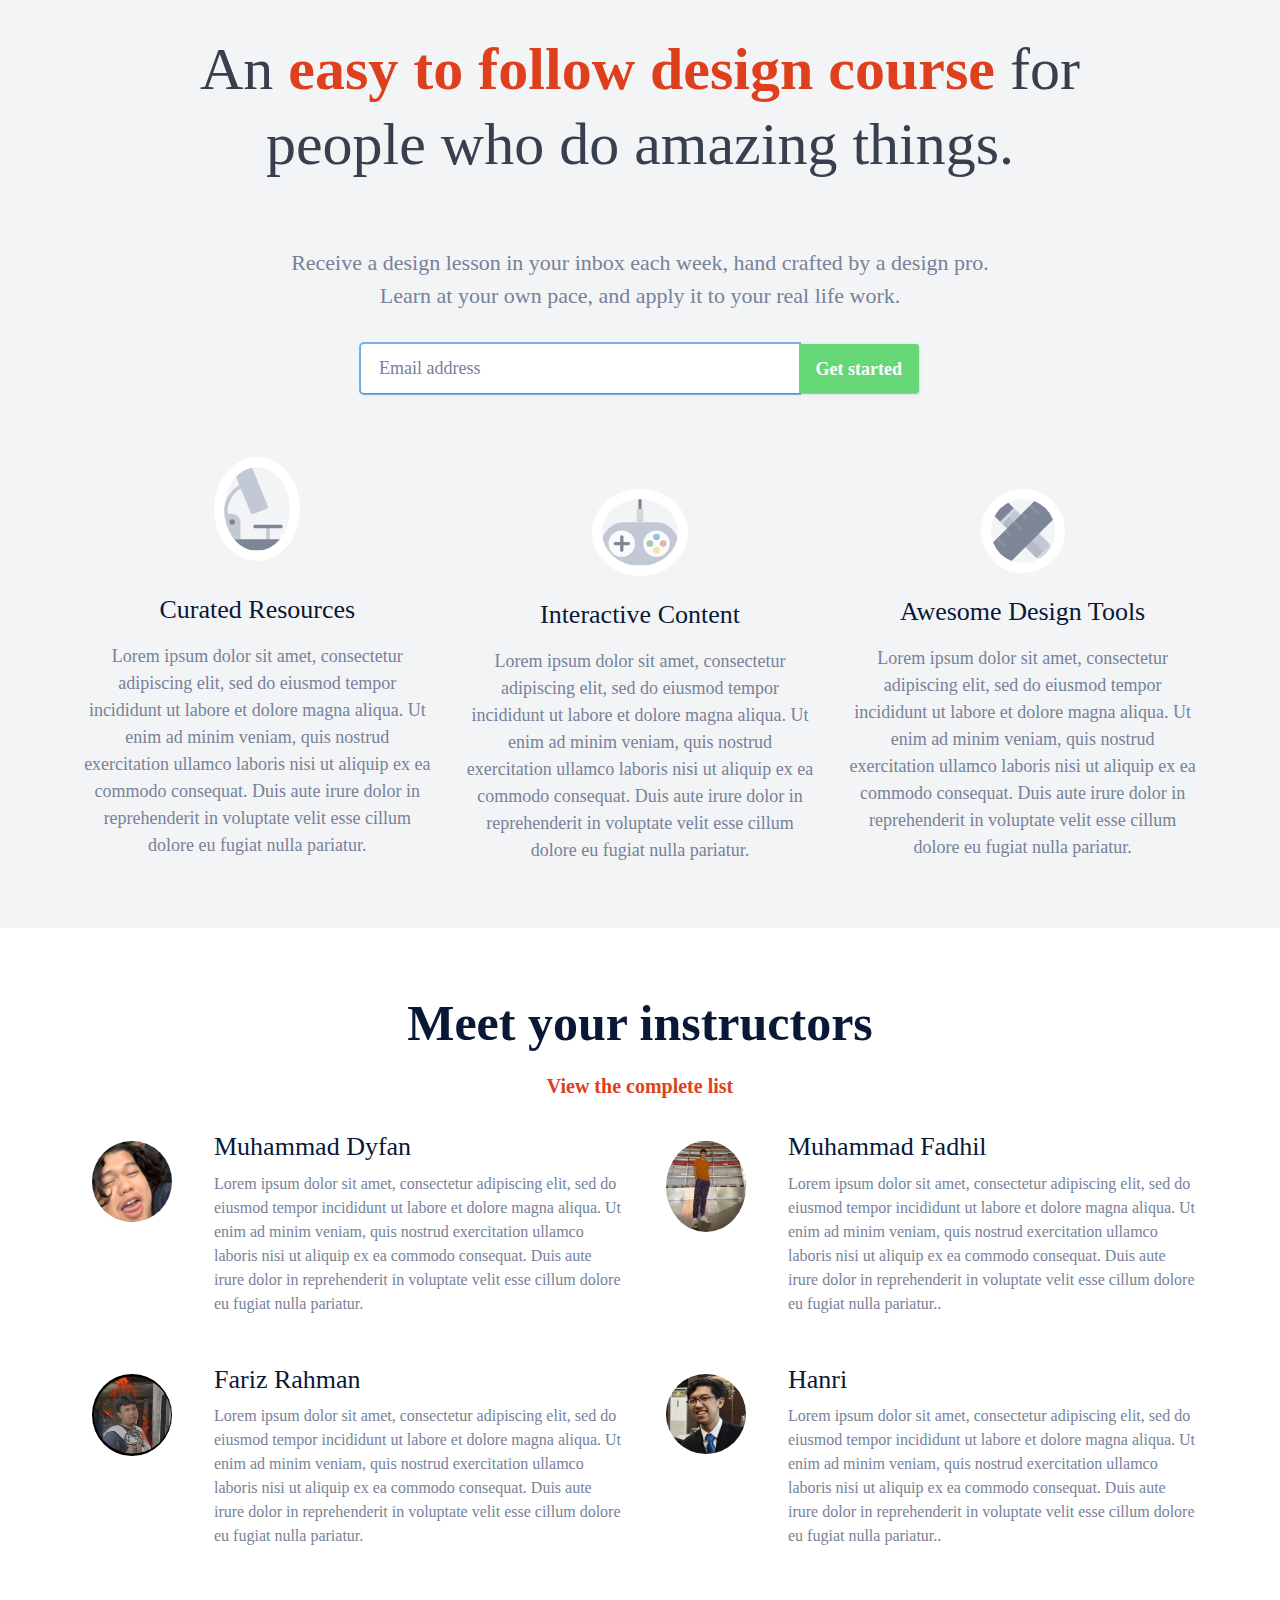
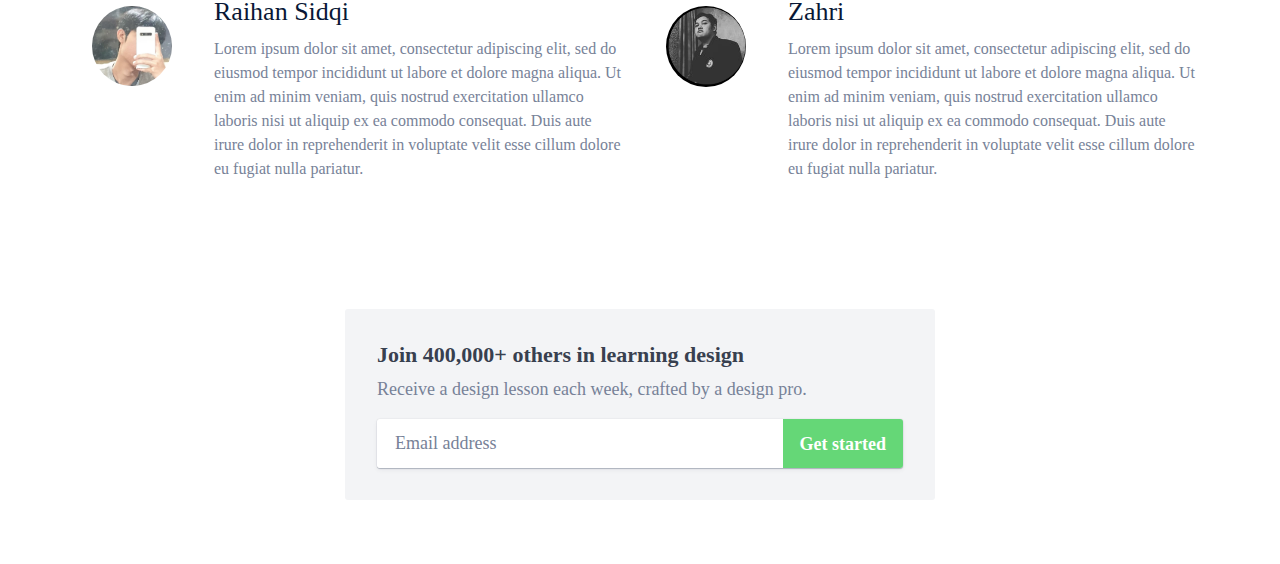
<file: tugas2/index.html>
<!DOCTYPE html>
<html class=" wf-loading">
   <head>
      <link href="https://hackdesign.org:80" rel="canonical">
      <link rel="stylesheet" href="css/style.css">
      <meta charset="utf-8">
      <meta name="viewport" content="width=device-width, initial-scale=1">
      <title>  Design lessons for everyone, curated by top designers
         - Hack Design
      </title>
      <meta name="google-site-verification" content="3St7QluPELiVsbygStx0b1gr8dbwjQ_OfdkZI_ffj-g">
      <meta name="description" content="An easy to follow design course for people who do amazing things. Receive a design lesson in your inbox each week, hand crafted by a design pro. Learn at your own pace, and apply it to your real life work – no fake projects here.">
      <meta property="twitter:card" content="summary">
      <meta property="twitter:site" content="hackdesign">
      <meta property="twitter:creator" content="hackdesign">
      <meta property="og:title" content="Design lessons for everyone, curated by top designers">
      <meta property="og:description" content="An easy to follow design course for people who do amazing things. Receive a design lesson in your inbox each week, hand crafted by a design pro. Learn at your own pace, and apply it to your real life work – no fake projects here.">
      <meta property="og:url" content="https://hackdesign.org">
      <meta property="fb:admins" content="1082730090">
      <link href="css/basscss.min.css" rel="stylesheet">
      <link rel="stylesheet" media="all" href="css/application-78044084155daafaf1bb867b9e6adfd53b55a479c9ec74ef9fa73e8e4bdebfad.css">
      
      <header class="bg-light-gray py3">
         <div class="container">
            <div class="col-12 md-col-10 mx-auto">
               <h1 class="center m0 h3 md-h1 slate serif regular">
                  An <span class="red bold">easy to follow design course</span> for people who do amazing things.
               </h1>
            </div>
         </div>
      </header>

      <section class="bg-light-gray py3">
         <div class="container">
            <div class="col-12 md-col-8 mx-auto">
               <p class="center med-gray h5 md-h4 mb3">
                  Receive a design lesson in your inbox each week, hand crafted by a design pro. Learn at
                  your own pace, and apply it to your real life work.
               </p>
            </div>
            <div class="col-12 md-col-6 mx-auto">
               <form action="https://sendy.simplecasual.email/subscribe" method="POST" accept-charset="utf-8">
                  <div class="flex shadow rounded">
                     <label class="hide" for="name">Name</label>
                     <input class="hide" type="text" name="name" id="name">
                     <label class="hide" for="email">Email</label>
                     <input class="border-none flex-auto m0 field rounded-left btn-pad h5 regular" type="email" name="email" id="email" autofocus="true" placeholder="Email address">
                     <label class="hide" for="EmailHash">EmailHash</label>
                     <input class="hide" type="text" name="EmailHash" id="EmailHash"><br>
                     <div style="display:none;">
                        <label for="hp">HP</label><br>
                        <input type="text" name="hp" id="hp">
                     </div>
                     <input type="hidden" name="list" value="ifsRgXhlPF892763zpUGTl1MTA">
                     <input type="hidden" name="subform" value="yes">
                     <input class="btn rounded-right h5 white bg-green" type="submit" name="submit" id="submit" value="Get started">
                  </div>
               </form>
            </div>
         </div>
      </section>

      <section class="bg-light-gray py3 center">
         <div class="container mx-auto">
            <div class="clearfix mxn2">
               <div class="col col-12 md-col-4 px2">
                  <img alt="Edit Entry" src="fonts/color-microscope-3edea9200d15e8d748cd53cc692529f641f0b7b379c0e5a37f4fbe69adbf6aba.svg">
                  <h4 class="h3 m23 mb2 regular dark-blue">Curated Resources</h4>
                  <p class="med-gray h5 mb3">
                     Lorem ipsum dolor sit amet, consectetur adipiscing elit, sed do eiusmod tempor incididunt ut labore et dolore magna aliqua. Ut enim ad minim veniam, quis nostrud exercitation ullamco laboris nisi ut aliquip ex ea commodo consequat. Duis aute irure dolor in reprehenderit in voluptate velit esse cillum dolore eu fugiat nulla pariatur.
                  </p>
               </div>
               <div class="col col-12 md-col-4 px2">
                  <img alt="Edit Entry" class="mt3" src="fonts/game-controller-0de063804def29aaa6d31192fba9c80c2e98016d082f733167dd69d977e5c55f.svg">
                  <h4 class="h3 mt2 mb2 regular dark-blue">Interactive Content</h4>
                  <p class="med-gray h5 mb3">
                     Lorem ipsum dolor sit amet, consectetur adipiscing elit, sed do eiusmod tempor incididunt ut labore et dolore magna aliqua. Ut enim ad minim veniam, quis nostrud exercitation ullamco laboris nisi ut aliquip ex ea commodo consequat. Duis aute irure dolor in reprehenderit in voluptate velit esse cillum dolore eu fugiat nulla pariatur.
                  </p>
               </div>
               <div class="col col-12 md-col-4 px2">
                  <img alt="Edit Entry" class="mt3" src="fonts/design-tools-2cebe17bf390db38213d28c13bdccc598093fb3d3291ad0474853d3bb175ddcf.svg">
                  <h4 class="h3 mt2 mb2 regular dark-blue">Awesome Design Tools</h4>
                  <p class="med-gray h5">
                     Lorem ipsum dolor sit amet, consectetur adipiscing elit, sed do eiusmod tempor incididunt ut labore et dolore magna aliqua. Ut enim ad minim veniam, quis nostrud exercitation ullamco laboris nisi ut aliquip ex ea commodo consequat. Duis aute irure dolor in reprehenderit in voluptate velit esse cillum dolore eu fugiat nulla pariatur.
                  </p>
               </div>
            </div>
         </div>
      </section>

      <section class="clearfix py3 mt3">
         <div class="container">
            <h3 class="h2 serif mt0 mb2 semibold center dark-blue">Meet your instructors</h3>
            <p class="center">
            <h3 class="red" style="text-align: center;">View the complete list</h3>
            </p>
            <div class="flex flex-wrap mxn2">
               <div class="md-flex col-12 md-col-6 p2 border-box">
                  <div class="flex-none mr3">
                     <img width="100" src="images/dyfan.png">
                  </div>
                  <div class="flex-auto">
                     <h5 class="h3 mt0 mb1 regular dark-blue">Muhammad Dyfan</h5>
                     <p class="med-gray underline-link">Lorem ipsum dolor sit amet, consectetur adipiscing elit, sed do eiusmod tempor incididunt ut labore et dolore magna aliqua. Ut enim ad minim veniam, quis nostrud exercitation ullamco laboris nisi ut aliquip ex ea commodo consequat. Duis aute irure dolor in reprehenderit in voluptate velit esse cillum dolore eu fugiat nulla pariatur.</p>
                  </div>
               </div>
               <div class="md-flex col-12 md-col-6 p2 border-box">
                  <div class="flex-none mr3">
                     <img width="100" src="images/fadhil.png" alt="Katerutter@2x.jpg?ixlib=rails 2.1">
                  </div>
                  <div class="flex-auto">
                     <h5 class="h3 mt0 mb1 regular dark-blue">Muhammad Fadhil</h5>
                     <p class="med-gray underline-link">Lorem ipsum dolor sit amet, consectetur adipiscing elit, sed do eiusmod tempor incididunt ut labore et dolore magna aliqua. Ut enim ad minim veniam, quis nostrud exercitation ullamco laboris nisi ut aliquip ex ea commodo consequat. Duis aute irure dolor in reprehenderit in voluptate velit esse cillum dolore eu fugiat nulla pariatur.</a>.</p>
                  </div>
               </div>
               <div class="md-flex col-12 md-col-6 p2 border-box">
                  <div class="flex-none mr3">
                     <img width="100" src="images/farman.png" alt="Catnoone@2x.jpg?ixlib=rails 2.1">
                  </div>
                  <div class="flex-auto">
                     <h5 class="h3 mt0 mb1 regular dark-blue">Fariz Rahman</h5>
                     <p class="med-gray underline-link">Lorem ipsum dolor sit amet, consectetur adipiscing elit, sed do eiusmod tempor incididunt ut labore et dolore magna aliqua. Ut enim ad minim veniam, quis nostrud exercitation ullamco laboris nisi ut aliquip ex ea commodo consequat. Duis aute irure dolor in reprehenderit in voluptate velit esse cillum dolore eu fugiat nulla pariatur.</p>
                  </div>
               </div>
               <div class="md-flex col-12 md-col-6 p2 border-box">
                  <div class="flex-none mr3">
                     <img width="100" src="images/hanri.png" alt="Pjonori@2x.jpg?ixlib=rails 2.1">
                  </div>
                  <div class="flex-auto">
                     <h5 class="h3 mt0 mb1 regular dark-blue">Hanri</h5>
                     <p class="med-gray underline-link">Lorem ipsum dolor sit amet, consectetur adipiscing elit, sed do eiusmod tempor incididunt ut labore et dolore magna aliqua. Ut enim ad minim veniam, quis nostrud exercitation ullamco laboris nisi ut aliquip ex ea commodo consequat. Duis aute irure dolor in reprehenderit in voluptate velit esse cillum dolore eu fugiat nulla pariatur.</a>.</p>
                  </div>
               </div>
               <div class="md-flex col-12 md-col-6 p2 border-box">
                  <div class="flex-none mr3">
                     <img width="100" src="images/sidqi.png" alt="Nireyal@2x.jpg?ixlib=rails 2.1">
                  </div>
                  <div class="flex-auto">
                     <h5 class="h3 mt0 mb1 regular dark-blue">Raihan Sidqi</h5>
                     <p class="med-gray underline-link">Lorem ipsum dolor sit amet, consectetur adipiscing elit, sed do eiusmod tempor incididunt ut labore et dolore magna aliqua. Ut enim ad minim veniam, quis nostrud exercitation ullamco laboris nisi ut aliquip ex ea commodo consequat. Duis aute irure dolor in reprehenderit in voluptate velit esse cillum dolore eu fugiat nulla pariatur.</p>
                  </div>
               </div>
               <div class="md-flex col-12 md-col-6 p2 border-box">
                  <div class="flex-none mr3">
                     <img width="100" src="images/zahri.png" alt="9e34ae4c 5eca 483a 8eeb d9b6e595b5d2.jpeg?ixlib=rails 2.1">
                  </div>
                  <div class="flex-auto">
                     <h5 class="h3 mt0 mb1 regular dark-blue">Zahri</h5>
                     <p class="med-gray underline-link">Lorem ipsum dolor sit amet, consectetur adipiscing elit, sed do eiusmod tempor incididunt ut labore et dolore magna aliqua. Ut enim ad minim veniam, quis nostrud exercitation ullamco laboris nisi ut aliquip ex ea commodo consequat. Duis aute irure dolor in reprehenderit in voluptate velit esse cillum dolore eu fugiat nulla pariatur.</p>
                  </div>
               </div>
            </div>
         </div>
      </section>

      <aside class="py4 container">
         <div class="clearfix mxn3">
            <div class="col-12 md-col-6 p3 mx-auto bg-light-gray rounded">
               <h3 class="mt0 mb1 h4 slate">Join 400,000+ others in learning design</h3>
               <p class="mt0 mb2 h5 regular med-gray">Receive a design lesson each week, crafted by a design pro.</p>
               <form action="https://sendy.simplecasual.email/subscribe" method="POST" accept-charset="utf-8">
                  <div class="flex shadow rounded">
                     <label class="hide" for="name">Name</label>
                     <input class="hide" type="text" name="name" id="name">
                     <label class="hide" for="email">Email</label>
                     <input class="border-none flex-auto m0 field rounded-left btn-pad h5 regular" type="email" name="email" id="email" placeholder="Email address">
                     <label class="hide" for="EmailHash">EmailHash</label>
                     <input class="hide" type="text" name="EmailHash" id="EmailHash"><br>
                     <div style="display:none;">
                        <label for="hp">HP</label><br>
                        <input type="text" name="hp" id="hp">
                     </div>
                     <input type="hidden" name="list" value="ifsRgXhlPF892763zpUGTl1MTA">
                     <input type="hidden" name="subform" value="yes">
                     <input class="btn rounded-right h5 white bg-green" type="submit" name="submit" id="submit" value="Get started">
                  </div>
               </form>
            </div>
         </div>
      </aside>
      </body>
</html>
</file>
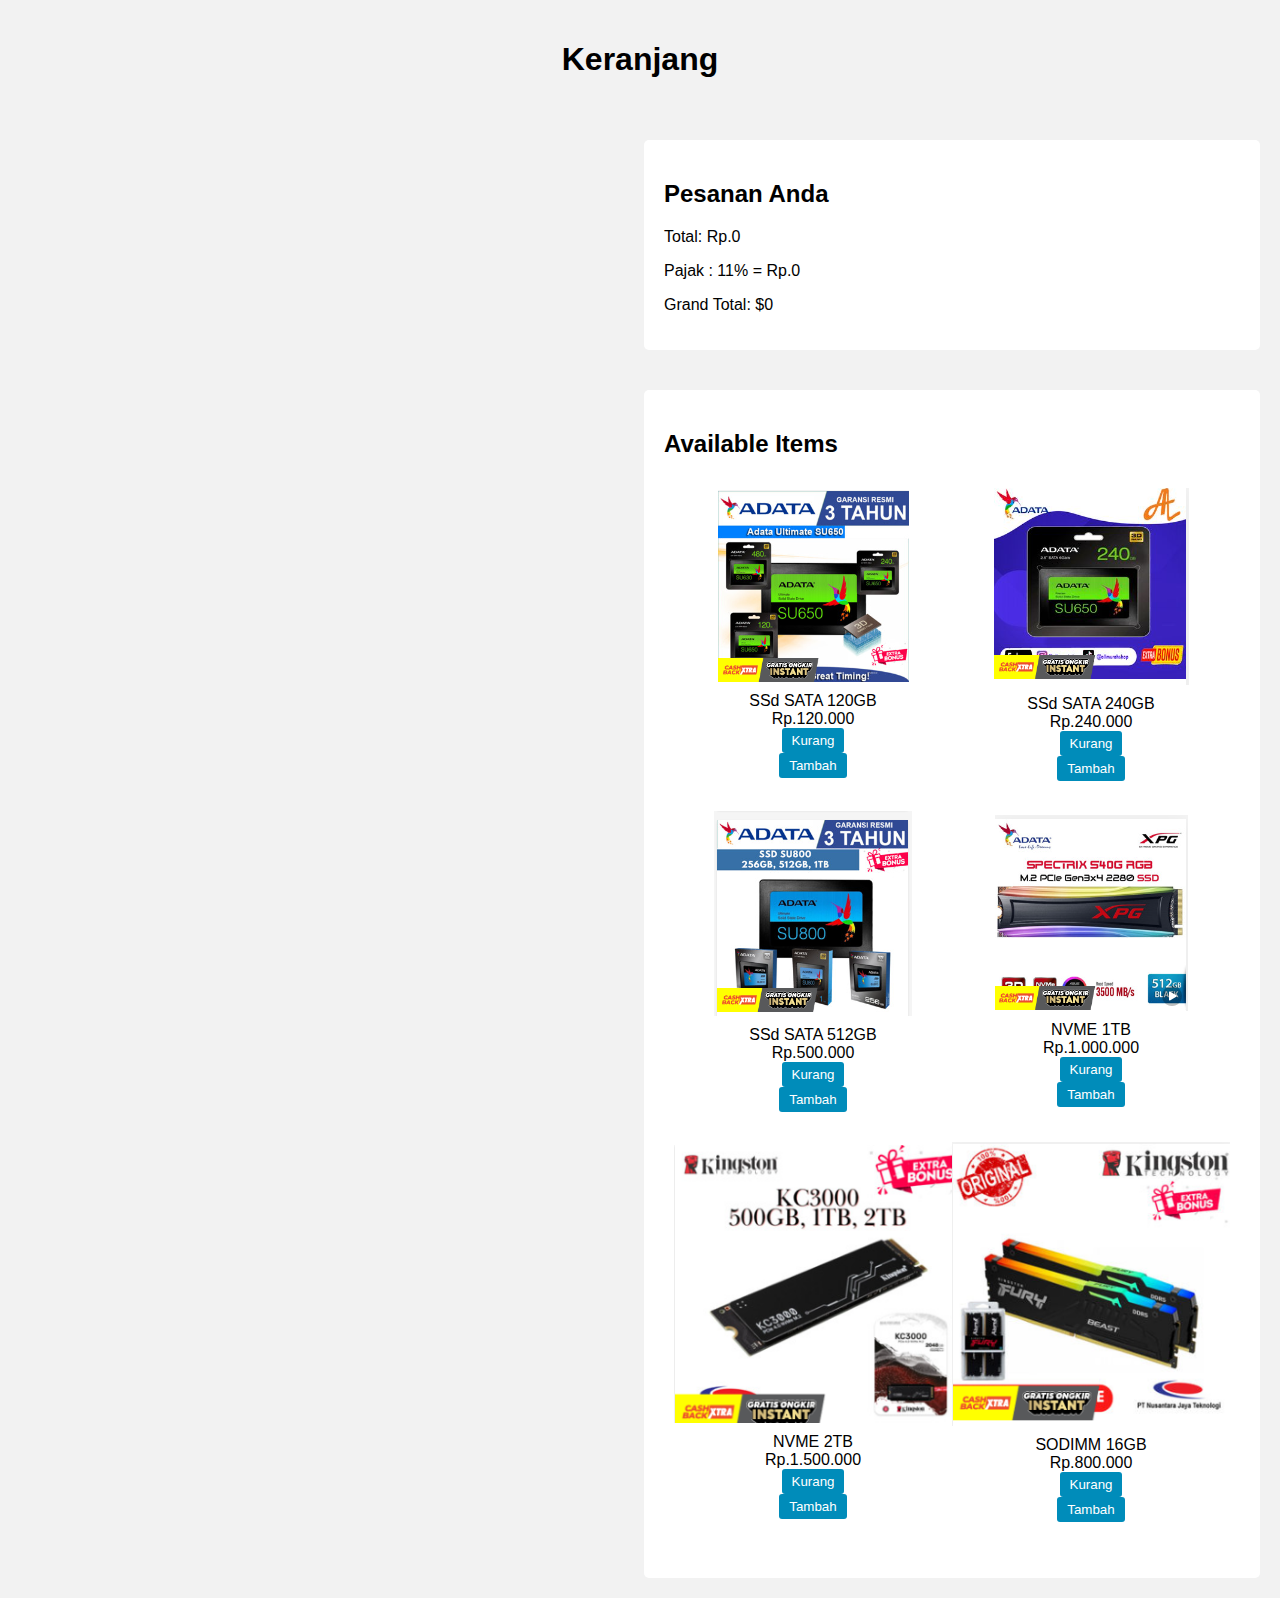
<file: mission2/tugas_1/index.html>
<!DOCTYPE html>
<html>
<head>
    <link rel="stylesheet" type="text/css" href="style.css">
</head>
<body>
    <h1>Keranjang</h1>
    <div id="cart">
        <h2>Pesanan Anda</h2>
        <ul id="cart-list">
        </ul>
        <p>Total: Rp.<span id="total">0</span></p>
        <p>Pajak : 11% = Rp.<span id="tax">0</span></p>
        <p>Grand Total: $<span id="grand-total">0</span></p>
    </div>
    <div id="items">
        <h2>Available Items</h2>
        <ul id="item-list">
            <ul id="item-list">
                <li>
                    <img src="image/1.png" alt="Item 1">
                    <span class="item-name">SSd SATA 120GB</span> Rp.120.000
                    <button class="remove-from-cart" data-price="120000">Kurang</button>
                    <button class="add-to-cart" data-price="120000">Tambah</button>
                </li>
                <li>
                    <img src="image/2.png" alt="Item 2">
                    <span class="item-name">SSd SATA 240GB</span> Rp.240.000
                    <button class="remove-from-cart" data-price="12400000">Kurang</button>
                    <button class="add-to-cart" data-price="240000">Tambah</button>
                </li>
                <li>
                    <img src="image/3.png" alt="Item 3">
                    <span class="item-name">SSd SATA 512GB</span> Rp.500.000
                    <button class="remove-from-cart" data-price="500000">Kurang</button>
                    <button class="add-to-cart" data-price="500000">Tambah</button>
                </li>
                <li>
                    <img src="image/4.png" alt="Item 4">
                    <span class="item-name">NVME 1TB</span> Rp.1.000.000
                    <button class="remove-from-cart" data-price="1000000">Kurang</button>
                    <button class="add-to-cart" data-price="1000000">Tambah</button>
                </li>
                <li>
                    <img src="image/5.png" alt="Item 5">
                    <span class="item-name">NVME 2TB</span> Rp.1.500.000
                    <button class="remove-from-cart" data-price="1500000">Kurang</button>
                    <button class="add-to-cart" data-price="1500000">Tambah</button>
                </li>
                <li>
                    <img src="image/6.png" alt="Item 6">
                    <span class="item-name">SODIMM 16GB</span> Rp.800.000
                    <button class="remove-from-cart" data-price="800000">Kurang</button>
                    <button class="add-to-cart" data-price="800000">Tambah</button>
                </li>
            </ul>
        </ul>
    </div>

    <script src="script.js"></script>
</body>
</html>
</file>
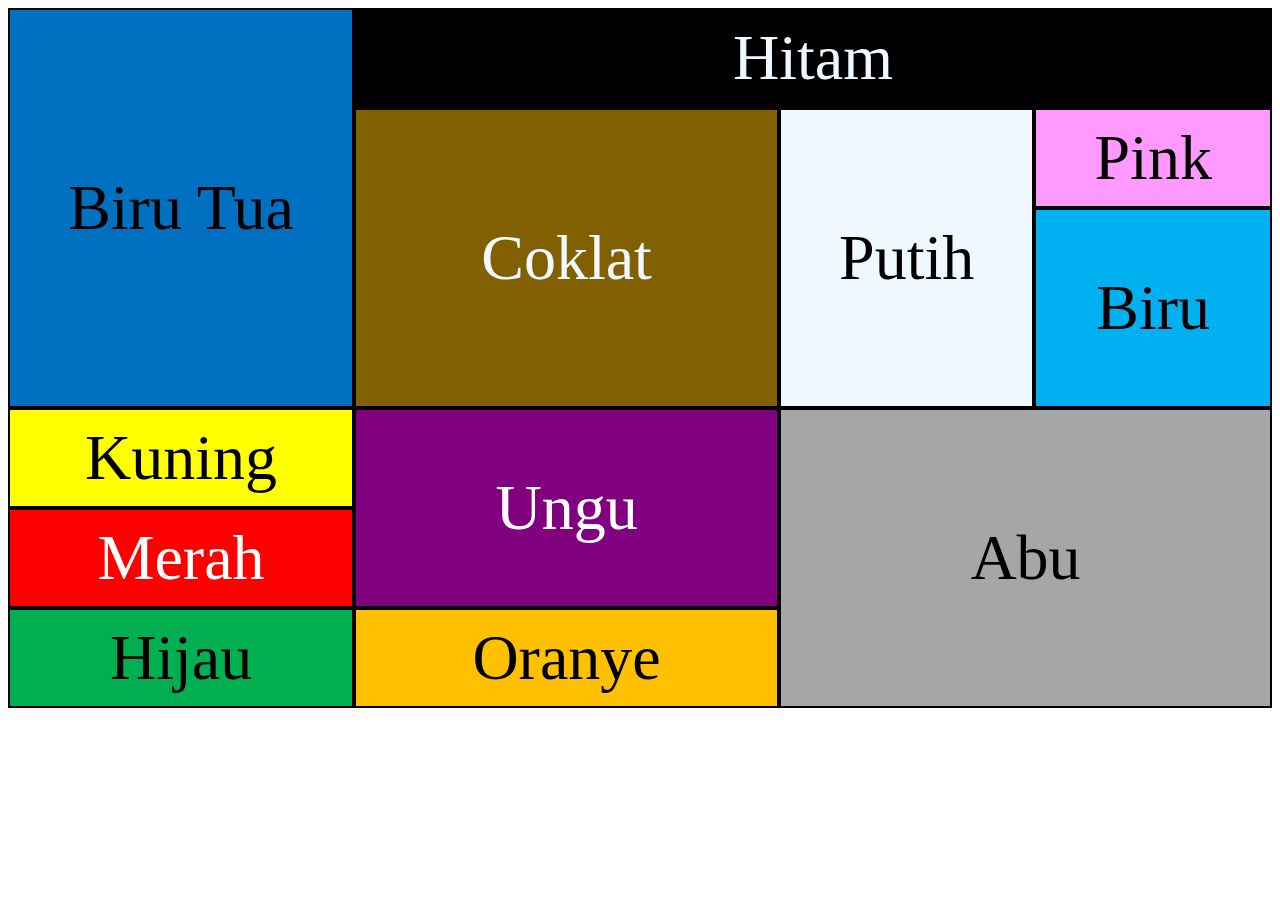
<file: tugas1/misi1b.html>
<!DOCTYPE html>
<html>
<head>
<style>

.container {
    height: 97vh;
    display: grid;
    grid-template-columns: [col] 33% [line2] 33% [line3] auto [end] auto;
    grid-template-rows: [start] 16.6% [row2] 16.6% [row3] 16.6% [row4] 16.6% [row5] 16.6% [row6] auto;
}

.item1 {
  grid-row-start: 1;
  grid-row-end: 5;
  grid-column-start: 1;
  grid-column-end: 1;
}

.item2 {
  grid-row-start: 1;
  grid-row-end: 1;
  grid-column-start: 2;
  grid-column-end: 6;
}

.item3 {
  grid-row-start: 2;
  grid-row-end: 5;
  grid-column-start: 2;
  grid-column-end: 4;
}

.item4 {
  grid-row-start: 2;
  grid-row-end: 5;
  grid-column-start: 4;
  grid-column-end: 4;
}

.item5 {
  grid-row-start: 2;
  grid-row-end: 2;
  grid-column-start: 5;
  grid-column-end: 5;
}

.item6 {
  grid-row-start: 3;
  grid-row-end: 5;
  grid-column-start: 5;
  grid-column-end: 5;
}

.item7 {
  grid-row-start: 5;
  grid-row-end: 5;
  grid-column-start: 1;
  grid-column-end: 1;
}

.item8 {
  grid-row-start: 5;
  grid-row-end: 7;
  grid-column-start: 2;
  grid-column-end: 4;
}

.item9 {
  grid-row-start: 5;
  grid-row-end: 8;
  grid-column-start: 4;
  grid-column-end: 6;
}

.item12 {
  grid-row-start: 7;
  grid-row-end: 8;
  grid-column-start: 2;
  grid-column-end: 4;
}

.grid-container {
  display: grid;
  grid-auto-rows: minmax(100px, auto);
  align-content: center;
}

.grid-container > div {
  background-color: rgba(255, 255, 255, 0.8);
  text-align: center;
  vertical-align: center;
  align-items: center;
  padding: 2px 0;
  font-size: 30px;
  align-content: center;
  display: flex; justify-content: center; align-items: center;
  border-width: 2px;
  font-size: 400%;
}

</style>
</head>
<body>

<div class="grid-container">
  <div style="background-color: #0070c0; text-align: center; border-style: solid;" class="item1">Biru Tua</div>
  <div class="item2" style="background-color: black; color: aliceblue;border-style: solid;border-color: black;">Hitam</div>
  <div style="background-color: #806000; color: aliceblue;border-style: solid;border-color: black; " class="item3">Coklat</div>  
  <div class="item4" style="background-color: aliceblue;border-style: solid;">Putih</div>
  <div class="item5" style="background-color: #ff99ff;border-style: solid;">Pink</div>
  <div class="item6" style="background-color: #00b0f0;border-style: solid;">Biru</div>
  <div class="item7" style="background-color: yellow;border-style: solid;">Kuning</div>
  <div class="item8" style="background-color: purple; color: #FFFF;border-style: solid;border-color: black;">Ungu</div>
  <div class="item9" style="background-color: #a6a6a6;border-style: solid;">Abu</div>
  <div class="item10" style="background-color: #ff0000; color: #FFFF;border-style: solid;border-color: black;">Merah</div>
  <div class="item11" style="background-color: #00b050;border-style: solid;">Hijau</div>
  <div class="item12" style="background-color: #ffc000;border-style: solid; border-color: black; justify-items: center;">Oranye</div>

</div>

</body>
</html>
</file>
<file: tugas2/css/style.css>
section img{
    border-radius: 50%;
    border: 10px solid #fff;
    }
</file>
<file: tugas2/css/application-78044084155daafaf1bb867b9e6adfd53b55a479c9ec74ef9fa73e8e4bdebfad.css>
* {
    box-sizing: border-box
}

body,
h1,
h2,
h3,
h4,
h5,
h6,
input {
    font-family: "source-sans-pro";
    -webkit-font-smoothing: antialiased
}

.h00 {
    font-size: 4rem
}

.container {
    max-width: 73.75rem;
    padding-right: 2rem;
    padding-left: 2rem
}

.serif {
    font-family: "source-serif-pro"
}

.btn-pad {
    height: auto !important;
    padding: 0.875rem 1.125rem !important;
    min-width: 11.25rem
}

::-webkit-input-placeholder {
    color: #778298
}

::-moz-placeholder {
    color: #778298
}

:-ms-input-placeholder {
    color: #778298
}

:-moz-placeholder {
    color: #778298
}

.shadow,
.btn-outline:hover {
    box-shadow: 0 0 1px 0 rgba(56, 64, 79, 0.3), 0 1px 1px 0 rgba(9, 24, 54, 0.24), 0 2px 5px 0 rgba(9, 24, 54, 0.06)
}

.border-none {
    border: none
}

.semibold,
.btn {
    font-weight: 600
}

.bg-light-gray {
    background: #F3F4F6
}

.bg-white-clear {
    background-color: rgba(255, 255, 255, 0.9);
    backdrop-filter: blur(2px)
}

.invisible {
    opacity: 0;
    pointer-events: none
}

.med-gray {
    color: #778298
}

.gray {
    color: #949EB2
}

.border-gray {
    border-color: #f4f5f7
}

.slate {
    color: #38404F
}

.dark-blue {
    color: #091836
}

.green {
    color: #65D777
}

.bg-green {
    background: #65D777
}

.red {
    color: #DE3F1C
}

.h1 {
    font-size: 3.75rem
}

.h2 {
    font-size: 3.125rem
}

.h3 {
    font-size: 1.625rem
}

.h4 {
    font-size: 1.375rem
}

.h5 {
    font-size: 1.125rem
}

@media (min-width: 40em) {
    .sm-h1 {
        font-size: 3.75rem
    }

    .sm-h2 {
        font-size: 3.125rem
    }

    .sm-h3 {
        font-size: 1.625rem
    }

    .sm-h4 {
        font-size: 1.375rem
    }

    .sm-h5 {
        font-size: 1.125rem
    }
}

@media (min-width: 52em) {
    .md-h1 {
        font-size: 3.75rem
    }

    .md-h2 {
        font-size: 3.125rem
    }

    .md-h3 {
        font-size: 1.625rem
    }

    .md-h4 {
        font-size: 1.375rem
    }

    .md-h5 {
        font-size: 1.125rem
    }
}

@media (min-width: 64em) {
    .lg-h1 {
        font-size: 3.75rem
    }

    .lg-h2 {
        font-size: 3.125rem
    }

    .lg-h3 {
        font-size: 1.625rem
    }

    .lg-h4 {
        font-size: 1.375rem
    }

    .lg-h5 {
        font-size: 1.125rem
    }
}

.prose p {
    color: #38404F;
    font-size: 18px;
    line-height: 1.6
}

.underline-link a,
.active a {
    text-decoration: none;
    color: inherit;
    border-bottom: 2px solid #E7E9EE
}

.active a {
    color: #091836
}

.prose h3 {
    font-size: 32px;
    line-height: 1.5
}

@media (min-width: 52em) {
    .prose-intro p:first-of-type {
        font-size: 22px;
        line-height: 1.5
    }
}

body {
    position: relative
}

.crossbars {
    position: relative;
    display: table;
    width: auto;
    margin: 0 auto;
    padding: 0 1rem;
    text-align: center
}

.crossbars:before,
.crossbars:after {
    opacity: 0.10;
    position: absolute;
    top: 50%;
    display: block;
    overflow: hidden;
    width: 9999%;
    height: 1px;
    content: " ";
    background: #949EB2
}

.crossbars:before {
    left: -9999%
}

.crossbars:after {
    right: -9999%
}

.modal-open {
    overflow: hidden
}

.modal {
    display: none;
    overflow: hidden;
    position: fixed;
    top: 0;
    right: 0;
    bottom: 0;
    left: 0;
    z-index: 1050;
    -webkit-overflow-scrolling: touch;
    outline: 0
}

.modal.fade .modal-dialog {
    -webkit-transform: translate(0, -25%);
    -ms-transform: translate(0, -25%);
    -o-transform: translate(0, -25%);
    transform: translate(0, -25%);
    -webkit-transition: -webkit-transform 0.3s ease-out;
    -o-transition: -o-transform 0.3s ease-out;
    transition: transform 0.3s ease-out
}

.modal.in .modal-dialog {
    -webkit-transform: translate(0, 0);
    -ms-transform: translate(0, 0);
    -o-transform: translate(0, 0);
    transform: translate(0, 0)
}

.modal-open .modal {
    overflow-x: hidden;
    overflow-y: auto
}

.modal-dialog {
    position: relative
}

.modal-content {
    position: relative;
    outline: 0
}

.modal-backdrop {
    position: fixed;
    top: 0;
    right: 0;
    bottom: 0;
    left: 0;
    z-index: 1040;
    background-color: #000000
}

.modal-backdrop.fade {
    opacity: 0;
    filter: alpha(opacity=0)
}

.modal-backdrop.in {
    opacity: 0.5;
    filter: alpha(opacity=50)
}

.overflow-mobile {
    overflow-x: scroll;
    overflow-y: hidden;
    white-space: nowrap;
    -webkit-overflow-scrolling: touch;
    -webkit-mask-image: -webkit-gradient(linear, left top, right top, from(#000), color-stop(0.75, #000), to(transparent));
    mask-image: -webkit-gradient(linear, left top, right top, from(#000), color-stop(0.75, #000), to(transparent))
}

.overflow-mobile::-webkit-scrollbar * {
    background: transparent
}
</file>
<file: mission2/tugas_1/style.css>
body {
    font-family: Arial, sans-serif;
    margin: 0;
    padding: 0;
    background-color: #f2f2f2;
}

h1 {
    text-align: center;
    padding: 20px 0;
}

#cart, #items {
    width: 45%;
    float: right;
    padding: 20px;
    background-color: #fff;
    border-radius: 5px;
    margin: 20px;
}

ul {
    list-style-type: none;
    padding: 0;
}

li {
    margin: 10px 0;
}

button {
    background-color: #008CBA;
    color: #fff;
    border: none;
    padding: 5px 10px;
    border-radius: 3px;
    cursor: pointer;
    align-items: center;
    justify-content: center;
}

button:hover {
    background-color: #005f7b;
    align-items: center;
    justify-content: center;
}

#item-list {
    display: flex;
    flex-wrap: wrap;
    justify-content: space-between;
    padding: 0;
    align-items: center;
    justify-content: center;
}

#item-list li {
    width: calc(50% - 10px); /* Mengatur lebar setengah dari lebar kontainer, dengan jarak 10px antara kolom */
    margin-bottom: 20px;
    display: flex;
    flex-direction: column;
    align-items: center;
    justify-content: center;
}

#item-list li img {
    max-width: 100%;
    height: auto;
    margin-bottom: 10px;
}

#item-list li .button-container {
    display: flex;
    justify-content: space-between;
}

#item-list li .button-container button {
    width: 45%; /* Mengatur lebar tombol agar ada jarak antara keduanya */
}
</file>
<file: tugas2/css/basscss.min.css>
/*! Basscss | http://basscss.com | MIT License */
body {
    margin: 0
}

img {
    max-width: 100%
}

svg {
    max-height: 100%
}

fieldset,
input,
select,
textarea {
    font-family: inherit;
    font-size: 1rem;
    box-sizing: border-box;
    margin-top: 0;
    margin-bottom: 0
}

label {
    vertical-align: middle
}

input[type=date],
input[type=datetime-local],
input[type=datetime],
input[type=email],
input[type=month],
input[type=number],
input[type=password],
input[type=search],
input[type=tel],
input[type=text],
input[type=time],
input[type=url],
input[type=week] {
    height: 2.25rem;
    padding: .5rem;
    vertical-align: middle;
    -webkit-appearance: none
}

select {
    line-height: 1.75;
    padding: .5rem
}

select:not([multiple]) {
    height: 2.25rem;
    vertical-align: middle
}

textarea {
    line-height: 1.75;
    padding: .5rem
}

table {
    border-collapse: separate;
    border-spacing: 0;
    max-width: 100%;
    width: 100%
}

th {
    text-align: left;
    font-weight: 700
}

td,
th {
    padding: .25rem 1rem;
    line-height: inherit
}

th {
    vertical-align: bottom
}

td {
    vertical-align: top
}

body {
    line-height: 1.5;
    font-size: 100%
}

body,
h1,
h2,
h3,
h4,
h5,
h6 {
    font-family: Helvetica Neue, Helvetica, sans-serif
}

h1,
h2,
h3,
h4,
h5,
h6 {
    font-weight: 700;
    line-height: 1.25;
    margin-top: 1em;
    margin-bottom: .5em
}

dl,
ol,
p,
ul {
    margin-top: 0;
    margin-bottom: 1rem
}

code,
pre,
samp {
    font-family: Source Code Pro, Consolas, monospace;
    font-size: inherit
}

pre {
    margin-top: 0;
    margin-bottom: 1rem;
    overflow-x: scroll
}

h1 {
    font-size: 2rem
}

h2 {
    font-size: 1.5rem
}

h3 {
    font-size: 1.25rem
}

h4 {
    font-size: 1rem
}

h5 {
    font-size: .875rem
}

h6 {
    font-size: .75rem
}

body {
    color: #111;
    background-color: #fff
}

a {
    color: #0074d9;
    text-decoration: none
}

a:hover {
    text-decoration: underline
}

code,
pre {
    background-color: transparent;
    border-radius: 3px
}

hr {
    border: 0;
    border-bottom-style: solid;
    border-bottom-width: 1px;
    border-bottom-color: rgba(0, 0, 0, .125)
}

.field {
    border: 1px solid rgba(0, 0, 0, .125);
    border-radius: 3px
}

.field.is-focused,
.field:focus {
    outline: none;
    border-color: #0074d9;
    box-shadow: 0 0 0 2px rgba(0, 116, 217, .5)
}

.field.is-disabled,
.field:disabled {
    background-color: rgba(0, 0, 0, .125);
    opacity: .5
}

.field.is-read-only,
.field:-moz-read-only:not(select) {
    background-color: rgba(0, 0, 0, .125)
}

.field.is-read-only,
.field:read-only:not(select) {
    background-color: rgba(0, 0, 0, .125)
}

.field.is-success {
    border-color: #2ecc40
}

.field.is-success.is-focused,
.field.is-success:focus {
    box-shadow: 0 0 0 2px rgba(46, 204, 64, .5)
}

.field.is-warning {
    border-color: #ffdc00
}

.field.is-warning.is-focused,
.field.is-warning:focus {
    box-shadow: 0 0 0 2px rgba(255, 220, 0, .5)
}

.field.is-error,
.field:invalid {
    border-color: #ff4136
}

.field.is-error.is-focused,
.field.is-error:focus,
.field:invalid.is-focused,
.field:invalid:focus {
    box-shadow: 0 0 0 2px rgba(255, 65, 54, .5)
}

.table-light td,
.table-light th {
    border-bottom-width: 1px;
    border-bottom-style: solid;
    border-bottom-color: rgba(0, 0, 0, .125)
}

.table-light tr:last-child td {
    border-bottom: 0
}

.btn {
    font-family: inherit;
    font-size: inherit;
    font-weight: 700;
    cursor: pointer;
    display: inline-block;
    line-height: 1.125rem;
    padding: .5rem 1rem;
    margin: 0;
    height: auto;
    border: 1px solid transparent;
    vertical-align: middle;
    -webkit-appearance: none;
    color: inherit;
    background-color: transparent
}

.btn,
.btn:hover {
    text-decoration: none
}

.btn:focus {
    outline: none;
    border-color: rgba(0, 0, 0, .125);
    box-shadow: 0 0 0 3px rgba(0, 0, 0, .25)
}

::-moz-focus-inner {
    border: 0;
    padding: 0
}

.btn-primary {
    color: #fff;
    background-color: #0074d9;
    border-radius: 3px
}

.btn-primary:hover {
    box-shadow: inset 0 0 0 20rem rgba(0, 0, 0, .0625)
}

.btn-primary:active {
    box-shadow: inset 0 0 0 20rem rgba(0, 0, 0, .125), inset 0 3px 4px 0 rgba(0, 0, 0, .25), 0 0 1px rgba(0, 0, 0, .125)
}

.btn-primary.is-disabled,
.btn-primary:disabled {
    opacity: .5
}

.btn-outline,
.btn-outline:hover {
    border-color: currentcolor
}

.btn-outline {
    border-radius: 3px
}

.btn-outline:hover {
    box-shadow: inset 0 0 0 20rem rgba(0, 0, 0, .0625)
}

.btn-outline:active {
    box-shadow: inset 0 0 0 20rem rgba(0, 0, 0, .125), inset 0 3px 4px 0 rgba(0, 0, 0, .25), 0 0 1px rgba(0, 0, 0, .125)
}

.btn-outline.is-disabled,
.btn-outline:disabled {
    opacity: .5
}

.h1 {
    font-size: 2rem
}

.h2 {
    font-size: 1.5rem
}

.h3 {
    font-size: 1.25rem
}

.h4 {
    font-size: 1rem
}

.h5 {
    font-size: .875rem
}

.h6 {
    font-size: .75rem
}

.font-family-inherit {
    font-family: inherit
}

.font-size-inherit {
    font-size: inherit
}

.text-decoration-none {
    text-decoration: none
}

.bold {
    font-weight: 700
}

.regular {
    font-weight: 400
}

.italic {
    font-style: italic
}

.caps {
    text-transform: uppercase;
    letter-spacing: .2em
}

.left-align {
    text-align: left
}

.center {
    text-align: center
}

.right-align {
    text-align: right
}

.justify {
    text-align: justify
}

.nowrap {
    white-space: nowrap
}

.break-word {
    word-wrap: break-word
}

.line-height-1 {
    line-height: 1
}

.line-height-2 {
    line-height: 1.125
}

.line-height-3 {
    line-height: 1.25
}

.line-height-4 {
    line-height: 1.5
}

.list-style-none {
    list-style: none
}

.underline {
    text-decoration: underline
}

.truncate {
    max-width: 100%;
    overflow: hidden;
    text-overflow: ellipsis;
    white-space: nowrap
}

.list-reset {
    list-style: none;
    padding-left: 0
}

.inline {
    display: inline
}

.block {
    display: block
}

.inline-block {
    display: inline-block
}

.table {
    display: table
}

.table-cell {
    display: table-cell
}

.overflow-hidden {
    overflow: hidden
}

.overflow-scroll {
    overflow: scroll
}

.overflow-auto {
    overflow: auto
}

.clearfix:after,
.clearfix:before {
    content: " ";
    display: table
}

.clearfix:after {
    clear: both
}

.left {
    float: left
}

.right {
    float: right
}

.fit {
    max-width: 100%
}

.border-box {
    box-sizing: border-box
}

.align-baseline {
    vertical-align: baseline
}

.align-top {
    vertical-align: top
}

.align-middle {
    vertical-align: middle
}

.align-bottom {
    vertical-align: bottom
}

.m0 {
    margin: 0
}

.mt0 {
    margin-top: 0
}

.mr0 {
    margin-right: 0
}

.mb0 {
    margin-bottom: 0
}

.ml0 {
    margin-left: 0
}

.m1 {
    margin: .5rem
}

.mt1 {
    margin-top: .5rem
}

.mr1 {
    margin-right: .5rem
}

.mb1 {
    margin-bottom: .5rem
}

.ml1 {
    margin-left: .5rem
}

.m2 {
    margin: 1rem
}

.mt2 {
    margin-top: 1rem
}

.mr2 {
    margin-right: 1rem
}

.mb2 {
    margin-bottom: 1rem
}

.ml2 {
    margin-left: 1rem
}

.m3 {
    margin: 2rem
}

.mt3 {
    margin-top: 2rem
}

.mr3 {
    margin-right: 2rem
}

.mb3 {
    margin-bottom: 2rem
}

.ml3 {
    margin-left: 2rem
}

.m4 {
    margin: 4rem
}

.mt4 {
    margin-top: 4rem
}

.mr4 {
    margin-right: 4rem
}

.mb4 {
    margin-bottom: 4rem
}

.ml4 {
    margin-left: 4rem
}

.mxn1 {
    margin-left: -.5rem;
    margin-right: -.5rem
}

.mxn2 {
    margin-left: -1rem;
    margin-right: -1rem
}

.mxn3 {
    margin-left: -2rem;
    margin-right: -2rem
}

.mxn4 {
    margin-left: -4rem;
    margin-right: -4rem
}

.mx-auto {
    margin-left: auto;
    margin-right: auto
}

.p0 {
    padding: 0
}

.p1 {
    padding: .5rem
}

.py1 {
    padding-top: .5rem;
    padding-bottom: .5rem
}

.px1 {
    padding-left: .5rem;
    padding-right: .5rem
}

.p2 {
    padding: 1rem
}

.py2 {
    padding-top: 1rem;
    padding-bottom: 1rem
}

.px2 {
    padding-left: 1rem;
    padding-right: 1rem
}

.p3 {
    padding: 2rem
}

.py3 {
    padding-top: 2rem;
    padding-bottom: 2rem
}

.px3 {
    padding-left: 2rem;
    padding-right: 2rem
}

.p4 {
    padding: 4rem
}

.py4 {
    padding-top: 4rem;
    padding-bottom: 4rem
}

.px4 {
    padding-left: 4rem;
    padding-right: 4rem
}

.relative {
    position: relative
}

.absolute {
    position: absolute
}

.fixed {
    position: fixed
}

.top-0 {
    top: 0
}

.right-0 {
    right: 0
}

.bottom-0 {
    bottom: 0
}

.left-0 {
    left: 0
}

.z1 {
    z-index: 1
}

.z2 {
    z-index: 2
}

.z3 {
    z-index: 3
}

.z4 {
    z-index: 4
}

.lg-show,
.md-show,
.sm-show {
    display: none !important
}

@media (min-width:40em) {
    .sm-show {
        display: block !important
    }
}

@media (min-width:52em) {
    .md-show {
        display: block !important
    }
}

@media (min-width:64em) {
    .lg-show {
        display: block !important
    }
}

@media (min-width:40em) {
    .sm-hide {
        display: none !important
    }
}

@media (min-width:52em) {
    .md-hide {
        display: none !important
    }
}

@media (min-width:64em) {
    .lg-hide {
        display: none !important
    }
}

.display-none {
    display: none !important
}

.hide {
    position: absolute !important;
    height: 1px;
    width: 1px;
    overflow: hidden;
    clip: rect(1px, 1px, 1px, 1px)
}

.container {
    max-width: 64em;
    margin-left: auto;
    margin-right: auto
}

.col {
    float: left
}

.col,
.col-right {
    box-sizing: border-box
}

.col-right {
    float: right
}

.col-1 {
    width: 8.33333%
}

.col-2 {
    width: 16.66667%
}

.col-3 {
    width: 25%
}

.col-4 {
    width: 33.33333%
}

.col-5 {
    width: 41.66667%
}

.col-6 {
    width: 50%
}

.col-7 {
    width: 58.33333%
}

.col-8 {
    width: 66.66667%
}

.col-9 {
    width: 75%
}

.col-10 {
    width: 83.33333%
}

.col-11 {
    width: 91.66667%
}

.col-12 {
    width: 100%
}

@media (min-width:40em) {
    .sm-col {
        float: left;
        box-sizing: border-box
    }

    .sm-col-right {
        float: right;
        box-sizing: border-box
    }

    .sm-col-1 {
        width: 8.33333%
    }

    .sm-col-2 {
        width: 16.66667%
    }

    .sm-col-3 {
        width: 25%
    }

    .sm-col-4 {
        width: 33.33333%
    }

    .sm-col-5 {
        width: 41.66667%
    }

    .sm-col-6 {
        width: 50%
    }

    .sm-col-7 {
        width: 58.33333%
    }

    .sm-col-8 {
        width: 66.66667%
    }

    .sm-col-9 {
        width: 75%
    }

    .sm-col-10 {
        width: 83.33333%
    }

    .sm-col-11 {
        width: 91.66667%
    }

    .sm-col-12 {
        width: 100%
    }
}

@media (min-width:52em) {
    .md-col {
        float: left;
        box-sizing: border-box
    }

    .md-col-right {
        float: right;
        box-sizing: border-box
    }

    .md-col-1 {
        width: 8.33333%
    }

    .md-col-2 {
        width: 16.66667%
    }

    .md-col-3 {
        width: 25%
    }

    .md-col-4 {
        width: 33.33333%
    }

    .md-col-5 {
        width: 41.66667%
    }

    .md-col-6 {
        width: 50%
    }

    .md-col-7 {
        width: 58.33333%
    }

    .md-col-8 {
        width: 66.66667%
    }

    .md-col-9 {
        width: 75%
    }

    .md-col-10 {
        width: 83.33333%
    }

    .md-col-11 {
        width: 91.66667%
    }

    .md-col-12 {
        width: 100%
    }
}

@media (min-width:64em) {
    .lg-col {
        float: left;
        box-sizing: border-box
    }

    .lg-col-right {
        float: right;
        box-sizing: border-box
    }

    .lg-col-1 {
        width: 8.33333%
    }

    .lg-col-2 {
        width: 16.66667%
    }

    .lg-col-3 {
        width: 25%
    }

    .lg-col-4 {
        width: 33.33333%
    }

    .lg-col-5 {
        width: 41.66667%
    }

    .lg-col-6 {
        width: 50%
    }

    .lg-col-7 {
        width: 58.33333%
    }

    .lg-col-8 {
        width: 66.66667%
    }

    .lg-col-9 {
        width: 75%
    }

    .lg-col-10 {
        width: 83.33333%
    }

    .lg-col-11 {
        width: 91.66667%
    }

    .lg-col-12 {
        width: 100%
    }
}

.flex {
    display: -webkit-box;
    display: -webkit-flex;
    display: -ms-flexbox;
    display: flex
}

.flex-column {
    -webkit-box-orient: vertical;
    -webkit-box-direction: normal;
    -webkit-flex-direction: column;
    -ms-flex-direction: column;
    flex-direction: column
}

.flex-wrap {
    -webkit-flex-wrap: wrap;
    -ms-flex-wrap: wrap;
    flex-wrap: wrap
}

.flex-center {
    -webkit-box-align: center;
    -webkit-align-items: center;
    -ms-flex-align: center;
    align-items: center
}

.flex-baseline {
    -webkit-box-align: baseline;
    -webkit-align-items: baseline;
    -ms-flex-align: baseline;
    align-items: baseline
}

.flex-stretch {
    -webkit-box-align: stretch;
    -webkit-align-items: stretch;
    -ms-flex-align: stretch;
    align-items: stretch
}

.flex-start {
    -webkit-box-align: start;
    -webkit-align-items: flex-start;
    -ms-flex-align: start;
    align-items: flex-start
}

.flex-end {
    -webkit-box-align: end;
    -webkit-align-items: flex-end;
    -ms-flex-align: end;
    align-items: flex-end
}

.flex-justify {
    -webkit-box-pack: justify;
    -webkit-justify-content: space-between;
    -ms-flex-pack: justify;
    justify-content: space-between
}

.flex-auto {
    -webkit-box-flex: 1;
    -webkit-flex: 1 1 auto;
    -ms-flex: 1 1 auto;
    flex: 1 1 auto;
    min-width: 0;
    min-height: 0
}

.flex-grow {
    -webkit-box-flex: 1;
    -webkit-flex: 1 0 auto;
    -ms-flex: 1 0 auto;
    flex: 1 0 auto
}

.flex-none {
    -webkit-box-flex: 0;
    -webkit-flex: none;
    -ms-flex: none;
    flex: none
}

.flex-first {
    -webkit-box-ordinal-group: 0;
    -webkit-order: -1;
    -ms-flex-order: -1;
    order: -1
}

.flex-last {
    -webkit-box-ordinal-group: 100000;
    -webkit-order: 99999;
    -ms-flex-order: 99999;
    order: 99999
}

@media (min-width:40em) {
    .sm-flex {
        display: -webkit-box;
        display: -webkit-flex;
        display: -ms-flexbox;
        display: flex
    }
}

@media (min-width:52em) {
    .md-flex {
        display: -webkit-box;
        display: -webkit-flex;
        display: -ms-flexbox;
        display: flex
    }
}

@media (min-width:64em) {
    .lg-flex {
        display: -webkit-box;
        display: -webkit-flex;
        display: -ms-flexbox;
        display: flex
    }
}

.border {
    border: 1px solid rgba(0, 0, 0, .125)
}

.border-top {
    border-top-style: solid;
    border-top-width: 1px;
    border-top-color: rgba(0, 0, 0, .125)
}

.border-right {
    border-right-style: solid;
    border-right-width: 1px;
    border-right-color: rgba(0, 0, 0, .125)
}

.border-bottom {
    border-bottom-style: solid;
    border-bottom-width: 1px;
    border-bottom-color: rgba(0, 0, 0, .125)
}

.border-left {
    border-left-style: solid;
    border-left-width: 1px;
    border-left-color: rgba(0, 0, 0, .125)
}

.border-none {
    border: 0
}

.rounded {
    border-radius: 3px
}

.circle {
    border-radius: 50%
}

.rounded-top {
    border-radius: 3px 3px 0 0
}

.rounded-right {
    border-radius: 0 3px 3px 0
}

.rounded-bottom {
    border-radius: 0 0 3px 3px
}

.rounded-left {
    border-radius: 3px 0 0 3px
}

.not-rounded {
    border-radius: 0
}

.black {
    color: #111
}

.gray {
    color: #aaa
}

.silver {
    color: #ddd
}

.white {
    color: #fff
}

.aqua {
    color: #7fdbff
}

.blue {
    color: #0074d9
}

.navy {
    color: #001f3f
}

.teal {
    color: #39cccc
}

.green {
    color: #2ecc40
}

.olive {
    color: #3d9970
}

.lime {
    color: #01ff70
}

.yellow {
    color: #ffdc00
}

.orange {
    color: #ff851b
}

.red {
    color: #ff4136
}

.fuchsia {
    color: #f012be
}

.purple {
    color: #b10dc9
}

.maroon {
    color: #85144b
}

.color-inherit {
    color: inherit
}

.muted {
    opacity: .5
}

.bg-black {
    background-color: #111
}

.bg-gray {
    background-color: #aaa
}

.bg-silver {
    background-color: #ddd
}

.bg-white {
    background-color: #fff
}

.bg-aqua {
    background-color: #7fdbff
}

.bg-blue {
    background-color: #0074d9
}

.bg-navy {
    background-color: #001f3f
}

.bg-teal {
    background-color: #39cccc
}

.bg-green {
    background-color: #2ecc40
}

.bg-olive {
    background-color: #3d9970
}

.bg-lime {
    background-color: #01ff70
}

.bg-yellow {
    background-color: #ffdc00
}

.bg-orange {
    background-color: #ff851b
}

.bg-red {
    background-color: #ff4136
}

.bg-fuchsia {
    background-color: #f012be
}

.bg-purple {
    background-color: #b10dc9
}

.bg-maroon {
    background-color: #85144b
}

.bg-darken-1 {
    background-color: rgba(0, 0, 0, .0625)
}

.bg-darken-2 {
    background-color: rgba(0, 0, 0, .125)
}

.bg-darken-3 {
    background-color: rgba(0, 0, 0, .25)
}

.bg-darken-4 {
    background-color: rgba(0, 0, 0, .5)
}

.bg-lighten-1 {
    background-color: hsla(0, 0%, 100%, .0625)
}

.bg-lighten-2 {
    background-color: hsla(0, 0%, 100%, .125)
}

.bg-lighten-3 {
    background-color: hsla(0, 0%, 100%, .25)
}

.bg-lighten-4 {
    background-color: hsla(0, 0%, 100%, .5)
}
</file>
